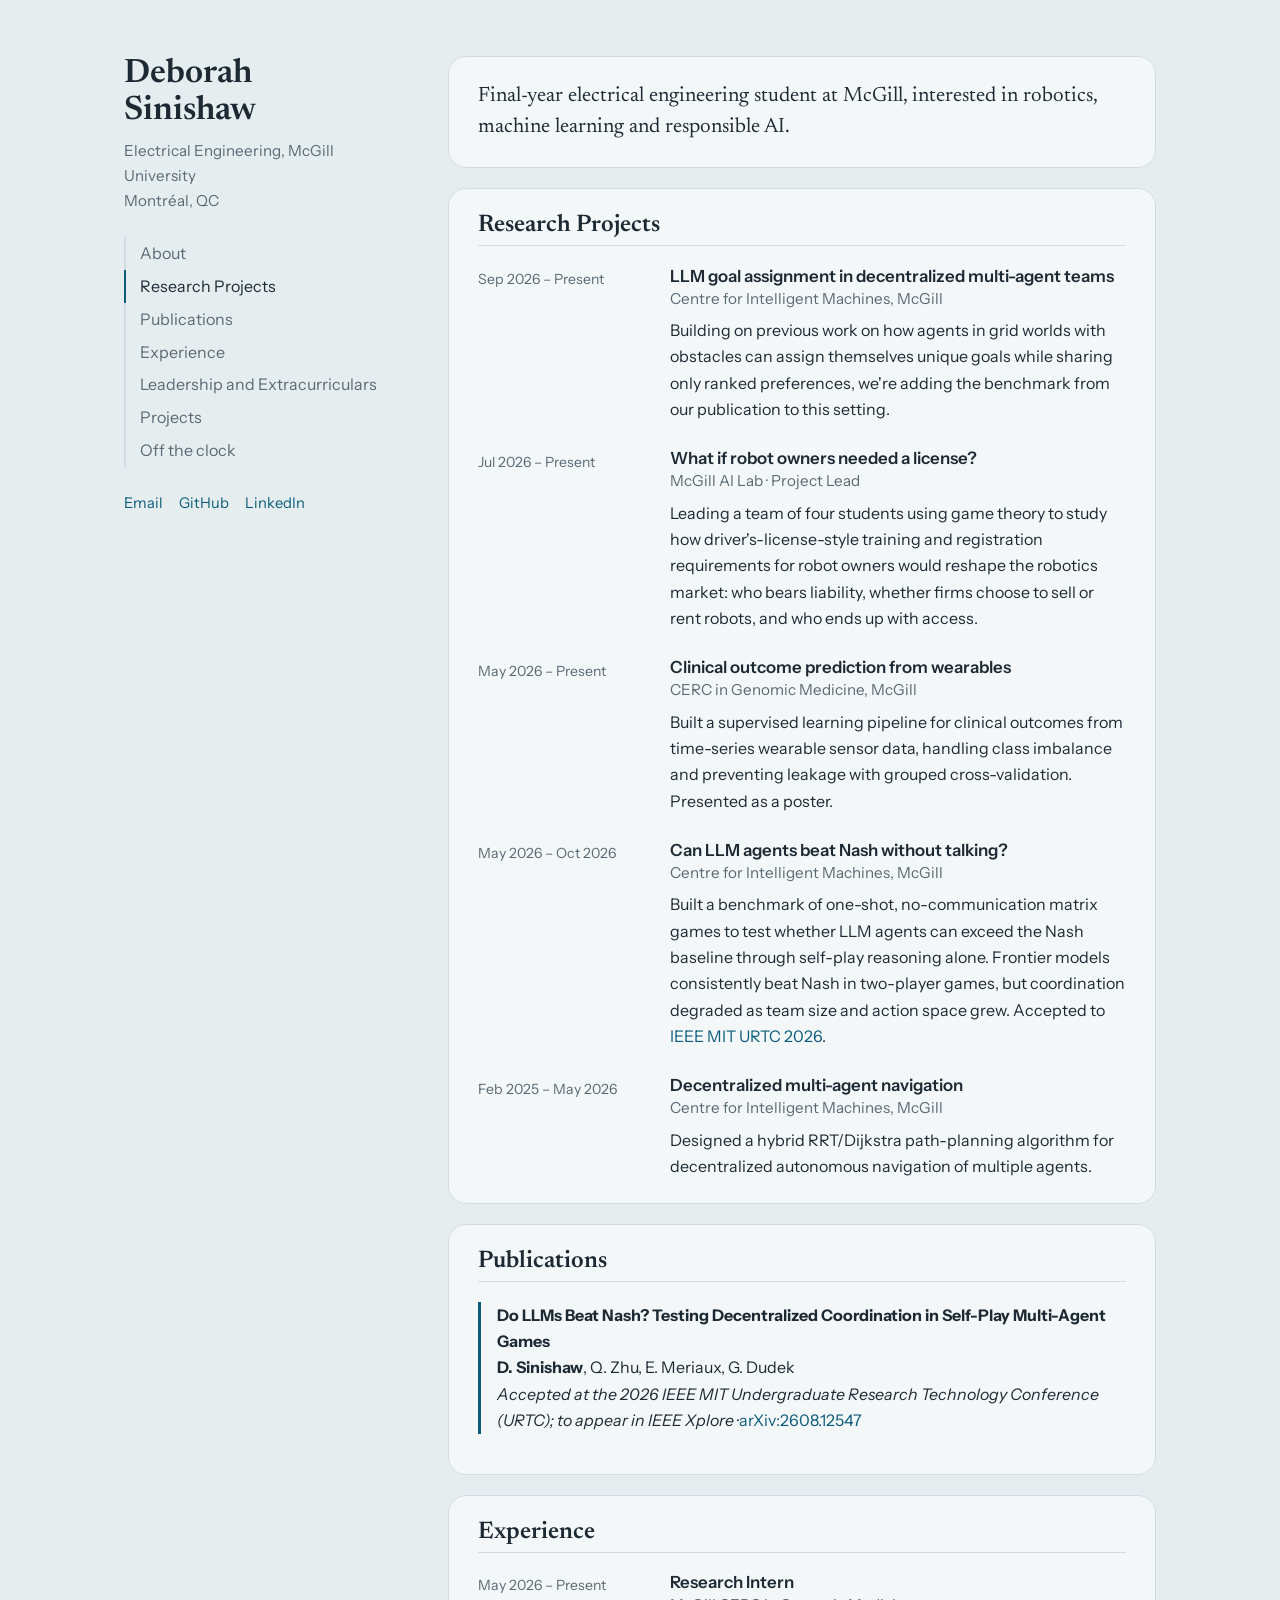
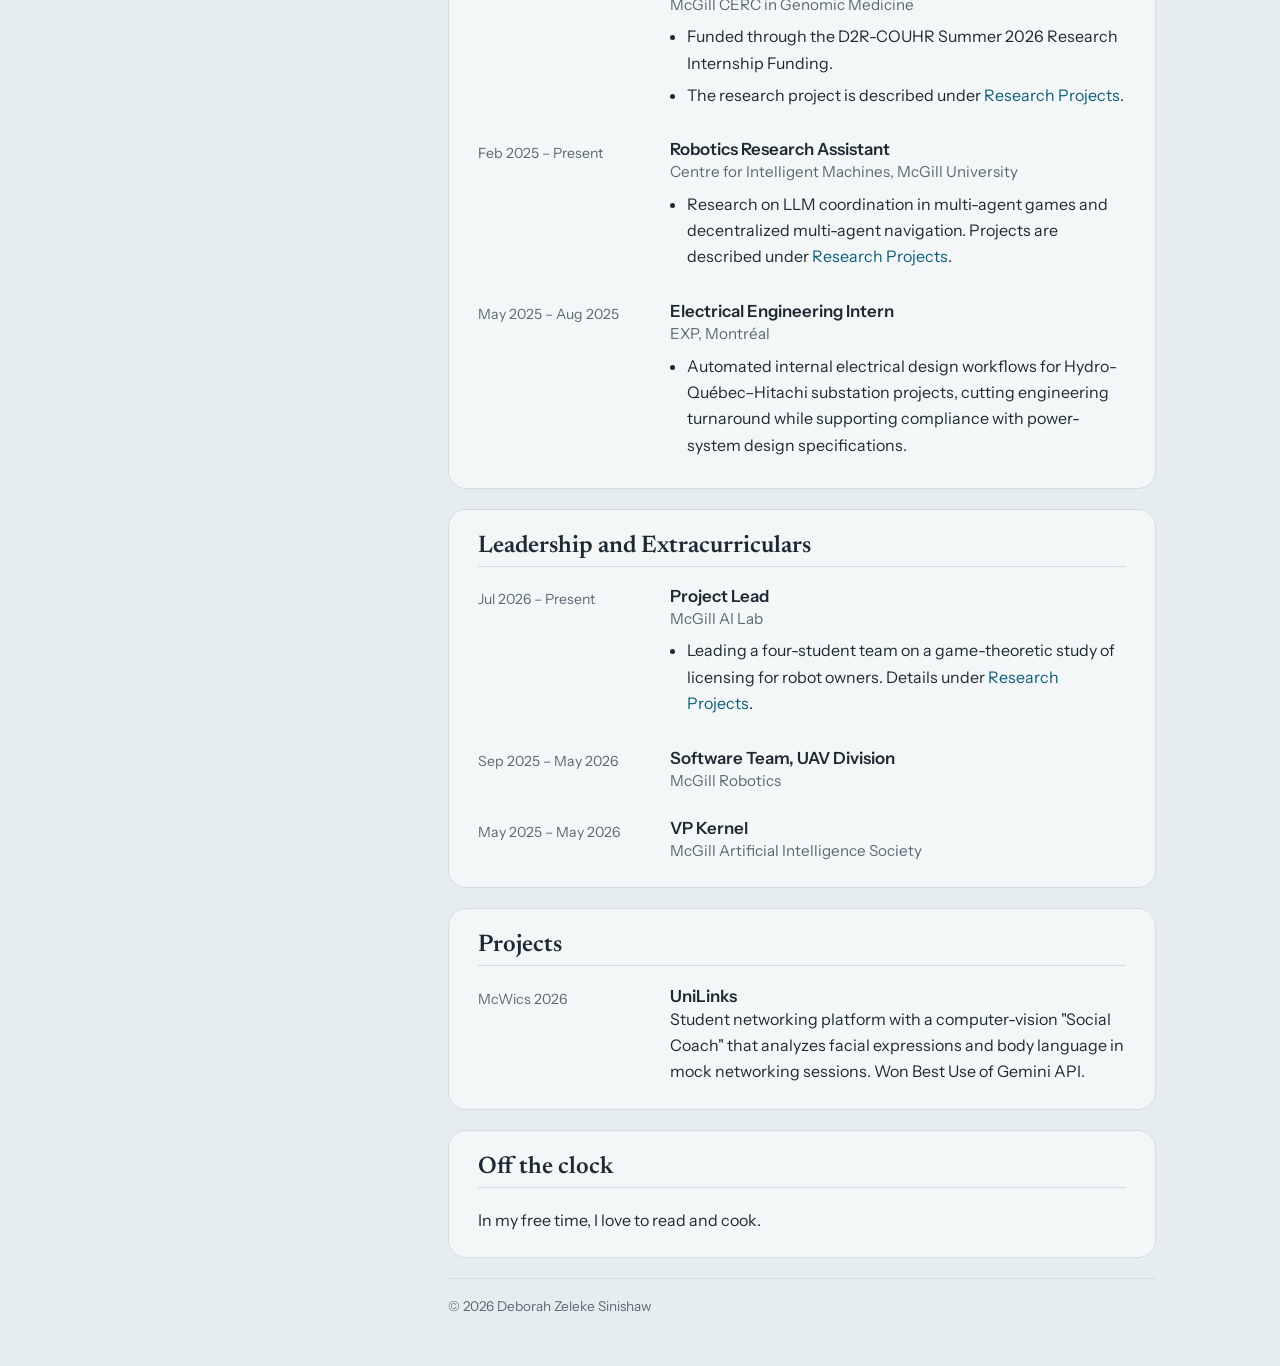
<file: index.html>
<!DOCTYPE html>
<html lang="en">
<head>
<meta charset="utf-8">
<meta name="viewport" content="width=device-width, initial-scale=1">
<title>Deborah Sinishaw</title>
<meta name="description" content="Final-year electrical engineering student at McGill interested in robotics, machine learning and responsible AI.">
<link rel="preconnect" href="https://fonts.googleapis.com">
<link rel="preconnect" href="https://fonts.gstatic.com" crossorigin>
<link href="https://fonts.googleapis.com/css2?family=Newsreader:ital,opsz,wght@0,6..72,400;0,6..72,600;1,6..72,400&family=Instrument+Sans:wght@400;500;600&display=swap" rel="stylesheet">
<style>
:root{--bg:#e6edef;--card:#f4f7f8;--ink:#1d2a33;--mute:#5a6a75;--line:#d3dde1;--accent:#0b5d7a;--chip:#e2edf1}
@media (prefers-color-scheme:dark){:root:not([data-theme=light]){--bg:#0e171d;--card:#16232c;--ink:#e2eaee;--mute:#9bb0bc;--line:#243642;--accent:#6cc3e0;--chip:#172833}}
*{box-sizing:border-box}
html{scroll-behavior:smooth;scroll-padding-top:2rem}
body{margin:0;background:var(--bg);color:var(--ink);font:16px/1.65 "Instrument Sans",system-ui,sans-serif}
a{color:var(--accent);text-decoration:none;border-bottom:1px solid transparent}
a:hover{border-bottom-color:currentColor}
a:focus-visible{outline:2px solid var(--accent);outline-offset:3px}
.wrap{max-width:1080px;margin:0 auto;padding:0 1.5rem;display:grid;grid-template-columns:260px 1fr;gap:4rem}
aside{position:sticky;top:0;align-self:start;padding:3.5rem 0}
h1{font:600 2.1rem/1.1 Newsreader,serif;margin:0 0 .5rem}
.role{color:var(--mute);margin:0 0 1.5rem;font-size:.95rem}
nav a{display:block;padding:.2rem 0 .2rem .9rem;color:var(--mute);border-left:2px solid var(--line);border-bottom:0}
nav a.on,nav a:hover{color:var(--ink);border-left-color:var(--accent)}
.links{margin-top:1.5rem;display:flex;flex-wrap:wrap;gap:.4rem 1rem;font-size:.92rem}
main{padding:3.5rem 0 3rem;min-width:0}
section{background:var(--card);border:1px solid var(--line);border-radius:18px;padding:1.5rem 1.8rem;margin-bottom:1.25rem}
section .item:last-child,section p:last-child{margin-bottom:0}
h2{font:600 1.5rem Newsreader,serif;margin:0 0 1.2rem;padding-bottom:.5rem;border-bottom:1px solid var(--line)}
h3{font:600 1.05rem "Instrument Sans",sans-serif;margin:0}
p{margin:0 0 1rem;max-width:68ch}
.lead{font:400 1.3rem/1.5 Newsreader,serif}
.item{display:grid;grid-template-columns:11rem 1fr;gap:1rem;margin-bottom:1.6rem}
.when{color:var(--mute);font-size:.88rem;padding-top:.15rem}
.org{color:var(--mute);margin:0 0 .4rem;font-size:.95rem}
ul{margin:.3rem 0 0;padding-left:1.1rem;max-width:68ch}
li{margin-bottom:.35rem}
.pub{border-left:3px solid var(--accent);padding-left:1rem;margin-bottom:1rem}
footer{color:var(--mute);font-size:.85rem;border-top:1px solid var(--line);padding-top:1rem}
@media (max-width:820px){
 .wrap{grid-template-columns:1fr;gap:0}
 aside{position:static;padding:2.5rem 0 0}
 nav{display:flex;flex-wrap:wrap;gap:.2rem 1rem;margin-bottom:.5rem}
 nav a{border:0;padding:0}
 .item{grid-template-columns:1fr;gap:.2rem}
 section{padding:1.2rem 1.2rem;border-radius:14px}
}
</style>
</head>
<body>
<div class="wrap">
<aside>
 <h1>Deborah Sinishaw</h1>
 <p class="role">Electrical Engineering, McGill University<br>Montréal, QC</p>
 <nav aria-label="Sections">
  <a href="#about">About</a>
  <a href="#research">Research Projects</a>
  <a href="#publications">Publications</a>
  <a href="#experience">Experience</a>
  <a href="#leadership">Leadership and Extracurriculars</a>
  <a href="#projects">Projects</a>
  <a href="#offtheclock">Off the clock</a>
 </nav>
 <div class="links">
  <a href="mailto:deborah.sinishaw@mail.mcgill.ca">Email</a>
  <a href="https://github.com/Dxborah">GitHub</a>
  <a href="https://linkedin.com/in/deborah-sinishaw">LinkedIn</a>
 </div>
</aside>

<main>
<section id="about">
 <p class="lead">Final-year electrical engineering student at McGill, interested in robotics, machine learning and responsible AI.</p>
</section>

<section id="research">
 <h2>Research Projects</h2>
 <div class="item"><div class="when">Sep 2026 – Present</div><div>
  <h3>LLM goal assignment in decentralized multi-agent teams</h3>
  <p class="org">Centre for Intelligent Machines, McGill</p>
  <p>Building on previous work on how agents in grid worlds with obstacles can assign themselves unique goals while sharing only ranked preferences, we're adding the benchmark from our publication to this setting.</p>
 </div></div>
 <div class="item"><div class="when">Jul 2026 – Present</div><div>
  <h3>What if robot owners needed a license?</h3>
  <p class="org">McGill AI Lab · Project Lead</p>
  <p>Leading a team of four students using game theory to study how driver's-license-style training and registration requirements for robot owners would reshape the robotics market: who bears liability, whether firms choose to sell or rent robots, and who ends up with access.</p>
 </div></div>
 <div class="item"><div class="when">May 2026 – Present</div><div>
  <h3>Clinical outcome prediction from wearables</h3>
  <p class="org">CERC in Genomic Medicine, McGill</p>
  <p>Built a supervised learning pipeline for clinical outcomes from time-series wearable sensor data, handling class imbalance and preventing leakage with grouped cross-validation. Presented as a poster.</p>
 </div></div>
 <div class="item"><div class="when">May 2026 – Oct 2026</div><div>
  <h3>Can LLM agents beat Nash without talking?</h3>
  <p class="org">Centre for Intelligent Machines, McGill</p>
  <p>Built a benchmark of one-shot, no-communication matrix games to test whether LLM agents can exceed the Nash baseline through self-play reasoning alone. Frontier models consistently beat Nash in two-player games, but coordination degraded as team size and action space grew. Accepted to <a href="#publications">IEEE MIT URTC 2026</a>.</p>
 </div></div>
 <div class="item"><div class="when">Feb 2025 – May 2026</div><div>
  <h3>Decentralized multi-agent navigation</h3>
  <p class="org">Centre for Intelligent Machines, McGill</p>
  <p>Designed a hybrid RRT/Dijkstra path-planning algorithm for decentralized autonomous navigation of multiple agents.</p>
 </div></div>
</section>

<section id="publications">
 <h2>Publications</h2>
 <div class="pub">
  <p style="margin:0"><strong>Do LLMs Beat Nash? Testing Decentralized Coordination in Self-Play Multi-Agent Games</strong><br>
  <strong>D. Sinishaw</strong>, Q. Zhu, E. Meriaux, G. Dudek<br>
  <em>Accepted at the 2026 IEEE MIT Undergraduate Research Technology Conference (URTC); to appear in IEEE Xplore</em> ·<a href="https://arxiv.org/abs/2608.12547">arXiv:2608.12547</a></p>
 </div>
</section>

<section id="experience">
 <h2>Experience</h2>
 <div class="item"><div class="when">May 2026 – Present</div><div>
  <h3>Research Intern</h3><p class="org">McGill CERC in Genomic Medicine</p>
  <ul><li>Funded through the D2R-COUHR Summer 2026 Research Internship Funding.</li><li>The research project is described under <a href="#research">Research Projects</a>.</li></ul></div></div>
 <div class="item"><div class="when">Feb 2025 – Present</div><div>
  <h3>Robotics Research Assistant</h3><p class="org">Centre for Intelligent Machines, McGill University</p>
  <ul><li>Research on LLM coordination in multi-agent games and decentralized multi-agent navigation. Projects are described under <a href="#research">Research Projects</a>.</li></ul></div></div>
 <div class="item"><div class="when">May 2025 – Aug 2025</div><div>
  <h3>Electrical Engineering Intern</h3><p class="org">EXP, Montréal</p>
  <ul><li>Automated internal electrical design workflows for Hydro-Québec–Hitachi substation projects, cutting engineering turnaround while supporting compliance with power-system design specifications.</li></ul></div></div>
</section>

<section id="leadership">
 <h2>Leadership and Extracurriculars</h2>
 <div class="item"><div class="when">Jul 2026 – Present</div><div>
  <h3>Project Lead</h3><p class="org">McGill AI Lab</p>
  <ul><li>Leading a four-student team on a game-theoretic study of licensing for robot owners. Details under <a href="#research">Research Projects</a>.</li></ul></div></div>
 <div class="item"><div class="when">Sep 2025 – May 2026</div><div>
  <h3>Software Team, UAV Division</h3><p class="org">McGill Robotics</p></div></div>
 <div class="item"><div class="when">May 2025 – May 2026</div><div>
  <h3>VP Kernel</h3><p class="org">McGill Artificial Intelligence Society</p></div></div>
</section>

<section id="projects">
 <h2>Projects</h2>
 <div class="item"><div class="when">McWics 2026</div><div>
  <h3>UniLinks</h3>
  <p>Student networking platform with a computer-vision "Social Coach" that analyzes facial expressions and body language in mock networking sessions. Won Best Use of Gemini API.</p></div></div>
</section>

<section id="offtheclock">
 <h2>Off the clock</h2>
 <p>In my free time, I love to read and cook.</p>
</section>

<footer>© 2026 Deborah Zeleke Sinishaw</footer>
</main>
</div>
<script>
const links=[...document.querySelectorAll('nav a')];
const io=new IntersectionObserver(es=>es.forEach(e=>{
 if(e.isIntersecting){links.forEach(l=>l.classList.toggle('on',l.hash==='#'+e.target.id))}
}),{rootMargin:'-30% 0px -60% 0px'});
document.querySelectorAll('section').forEach(s=>io.observe(s));
</script>
</body>
</html>
</file>
